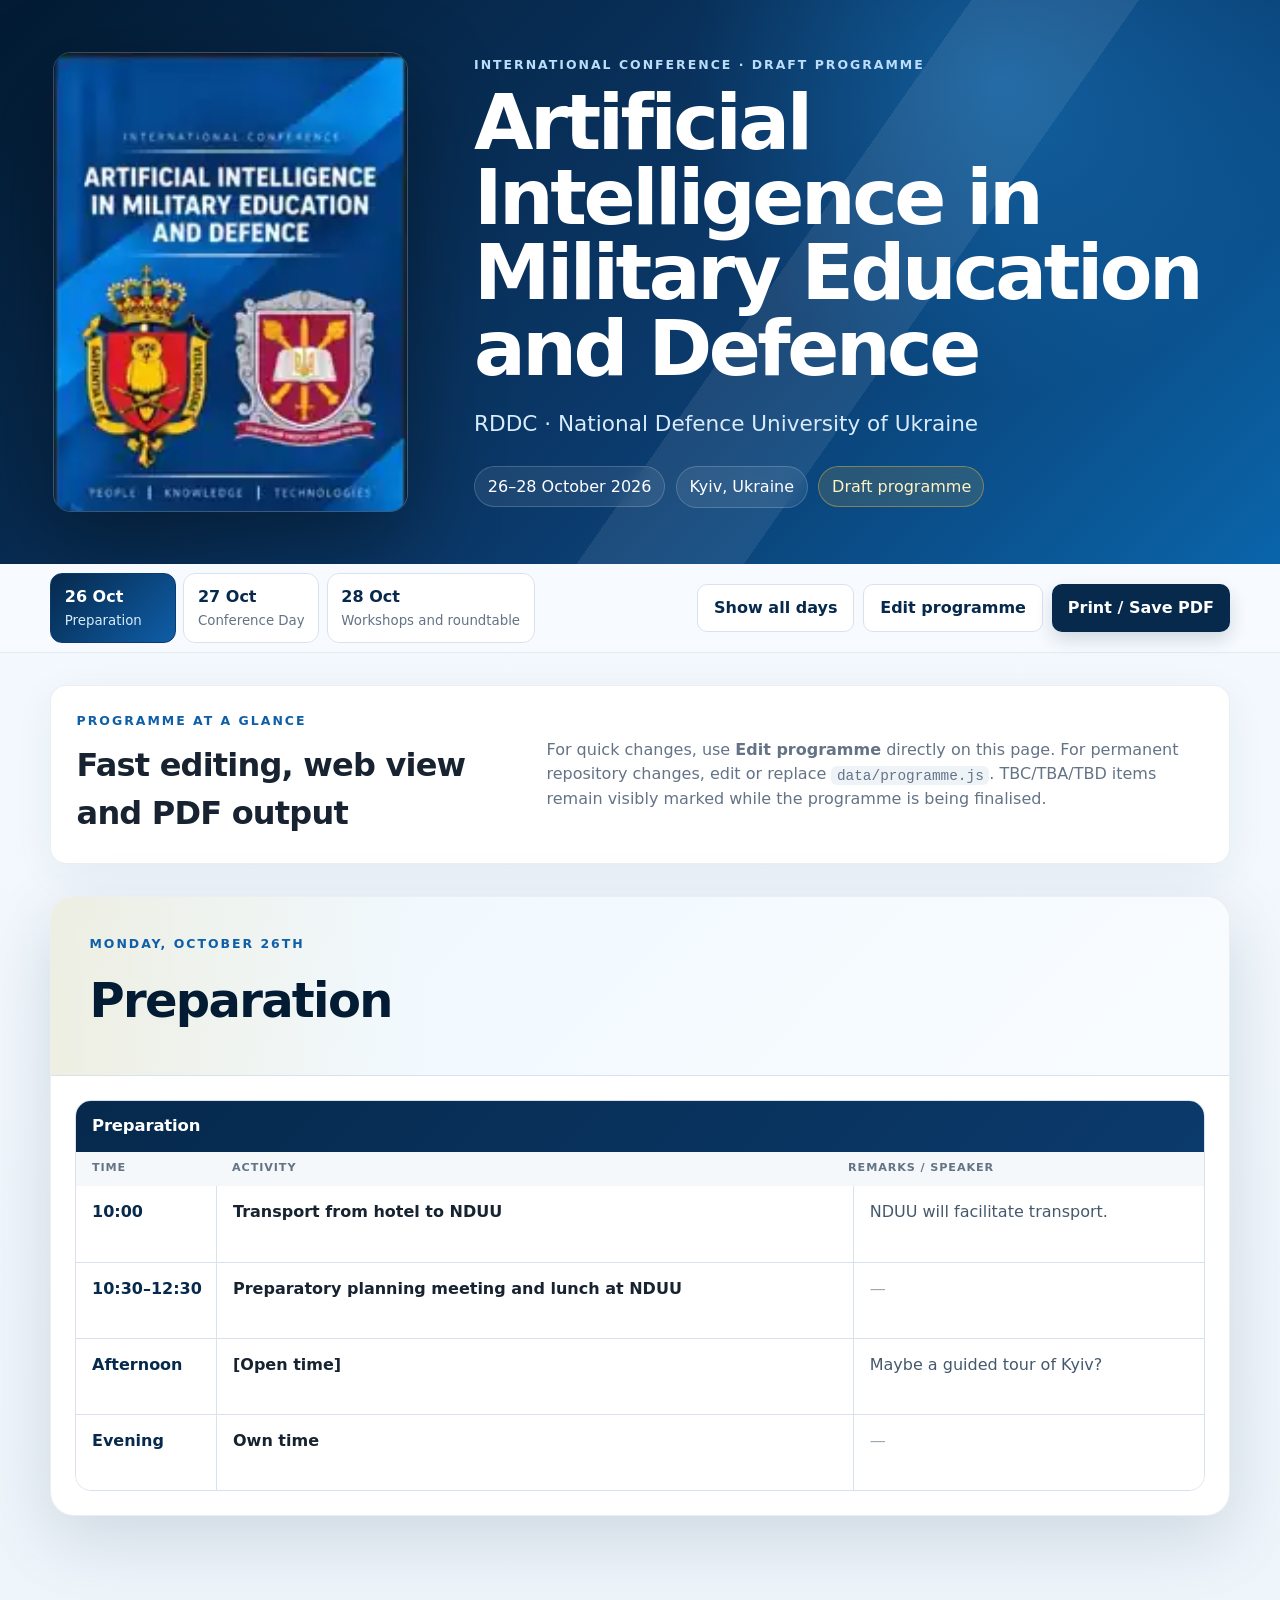
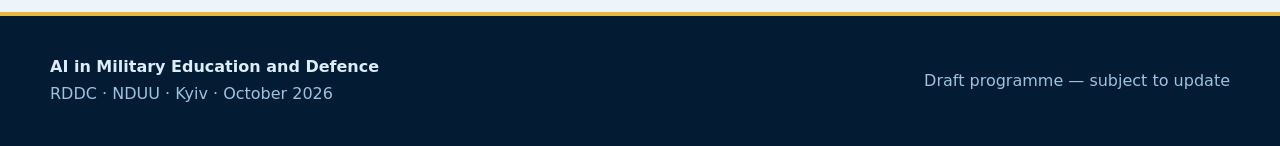
<file: index.html>
<!doctype html>
<html lang="en">
<head>
  <meta charset="utf-8">
  <meta name="viewport" content="width=device-width, initial-scale=1">
  <meta name="theme-color" content="#082f5b">
  <meta name="description" content="Draft programme for the RDDC–NDUU International Conference on Artificial Intelligence in Military Education and Defence, Kyiv, October 2026.">
  <title>AI in Military Education and Defence — Conference Programme</title>
  <link rel="stylesheet" href="styles.css">
</head>
<body>
  <a class="skip-link" href="#programme">Skip to programme</a>

  <header class="hero">
    <div class="hero__inner">
      <div class="hero__brand-wrap">
        <img class="hero__brand" src="assets/conference-brand.webp" alt="Conference identity: Artificial Intelligence in Military Education and Defence, RDDC and National Defence University of Ukraine" onerror="this.onerror=null;this.src='[data-uri]'">
      </div>
      <div class="hero__copy">
        <div class="eyebrow">International Conference · Draft Programme</div>
        <h1 id="conference-title"></h1>
        <p class="hero__lead" id="conference-organisers"></p>
        <div class="hero__meta" id="conference-meta"></div>
      </div>
    </div>
  </header>

  <div class="toolbar-shell no-print">
    <div class="toolbar" aria-label="Programme controls">
      <nav class="day-tabs" id="day-tabs" aria-label="Conference days"></nav>
      <div class="toolbar__actions">
        <button class="button button--secondary" id="show-all" type="button">Show all days</button>
        <button class="button button--secondary" id="edit-programme" type="button">Edit programme</button>
        <button class="button button--secondary editor-only" id="export-data" type="button" hidden>Download data</button>
        <button class="button button--secondary editor-only" id="reset-edits" type="button" hidden>Reset edits</button>
        <button class="button" id="print-programme" type="button">Print / Save PDF</button>
      </div>
    </div>
  </div>

  <main id="programme" class="page-shell" tabindex="-1">
    <div class="edit-banner no-print" id="edit-banner" hidden>
      <strong>Edit mode is on.</strong>
      Click any outlined text and type. Changes are saved automatically in this browser. Use <b>Download data</b> to export the updated <code>programme.js</code> for the repository.
    </div>

    <section class="intro-card no-print" aria-labelledby="about-title">
      <div>
        <p class="kicker">Programme at a glance</p>
        <h2 id="about-title">Fast editing, web view and PDF output</h2>
      </div>
      <p>For quick changes, use <strong>Edit programme</strong> directly on this page. For permanent repository changes, edit or replace <code>data/programme.js</code>. TBC/TBA/TBD items remain visibly marked while the programme is being finalised.</p>
    </section>

    <div id="programme-root" class="programme-root" aria-live="polite"></div>
  </main>

  <footer class="site-footer">
    <div class="page-shell site-footer__inner">
      <div>
        <strong>AI in Military Education and Defence</strong>
        <span>RDDC · NDUU · Kyiv · October 2026</span>
      </div>
      <span class="site-footer__status">Draft programme — subject to update</span>
    </div>
  </footer>

  <script src="data/programme.js"></script>
  <script src="app.js"></script>
</body>
</html>
</file>
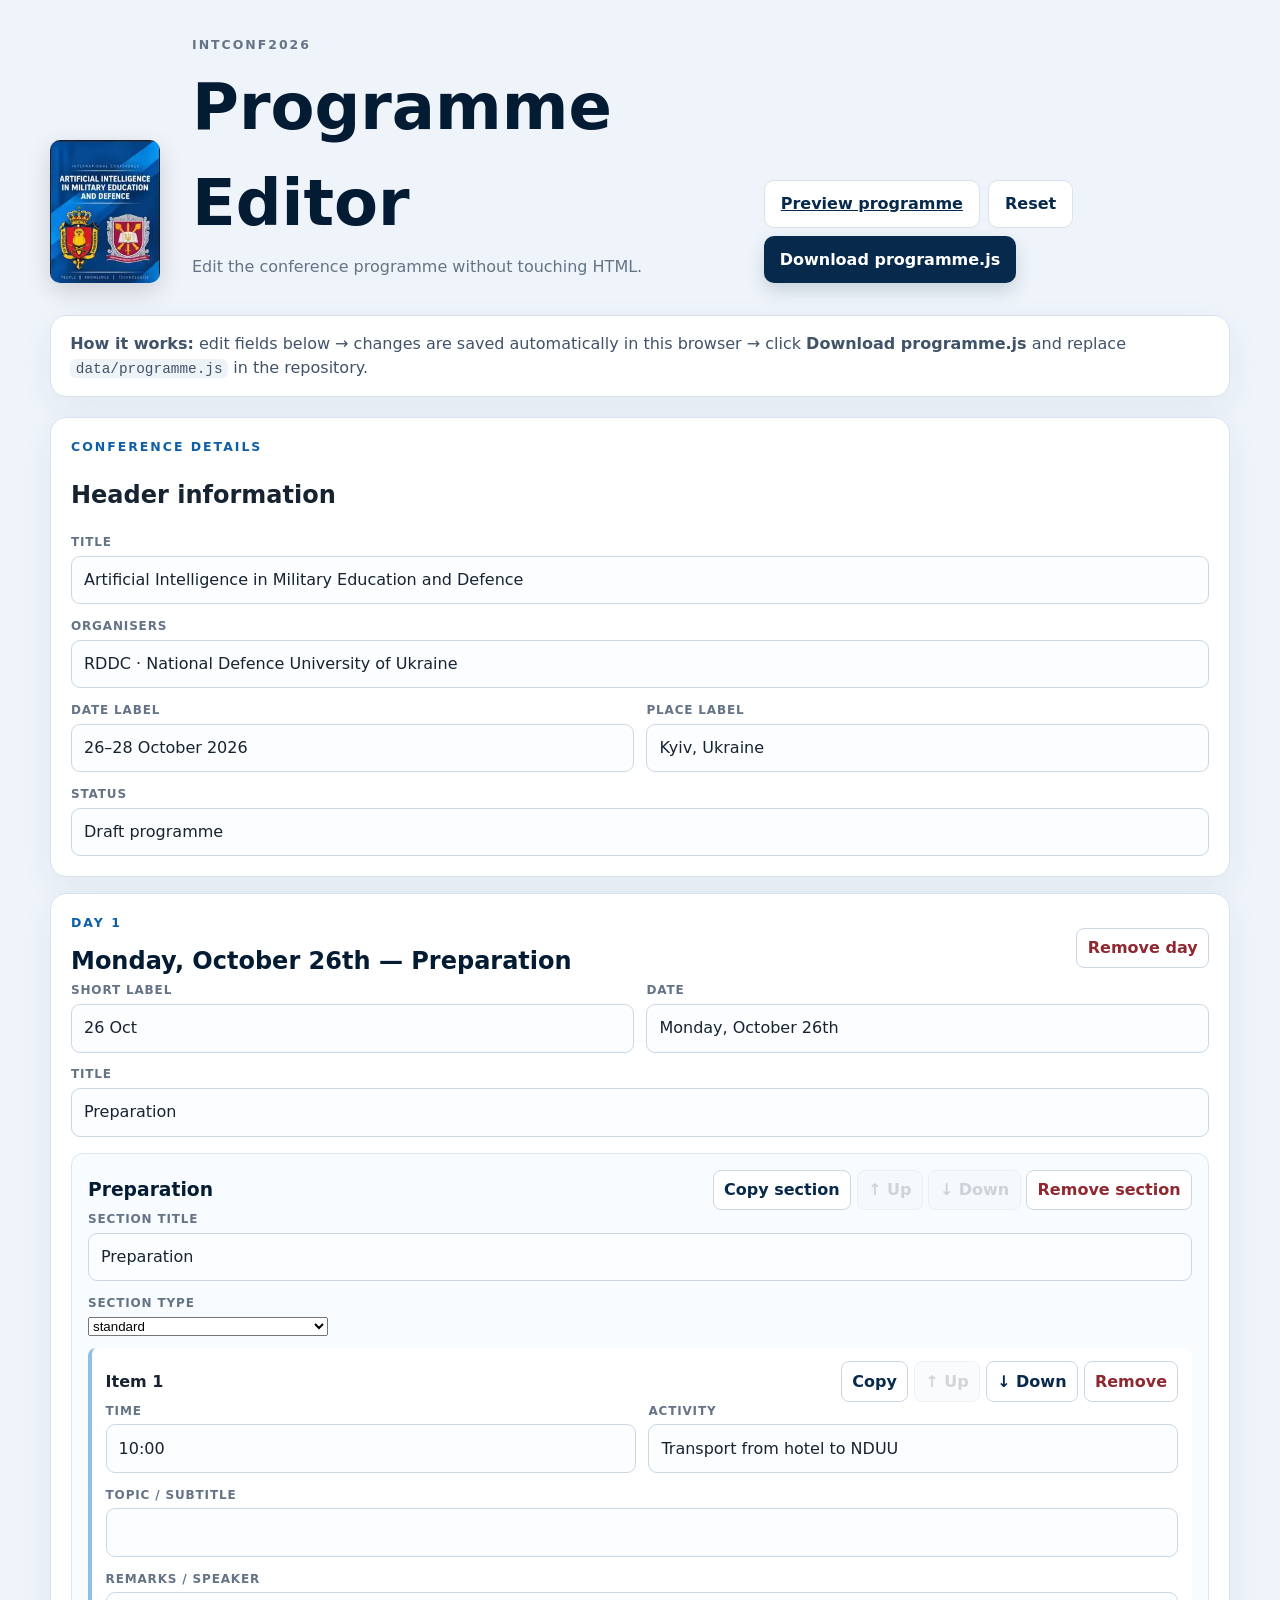
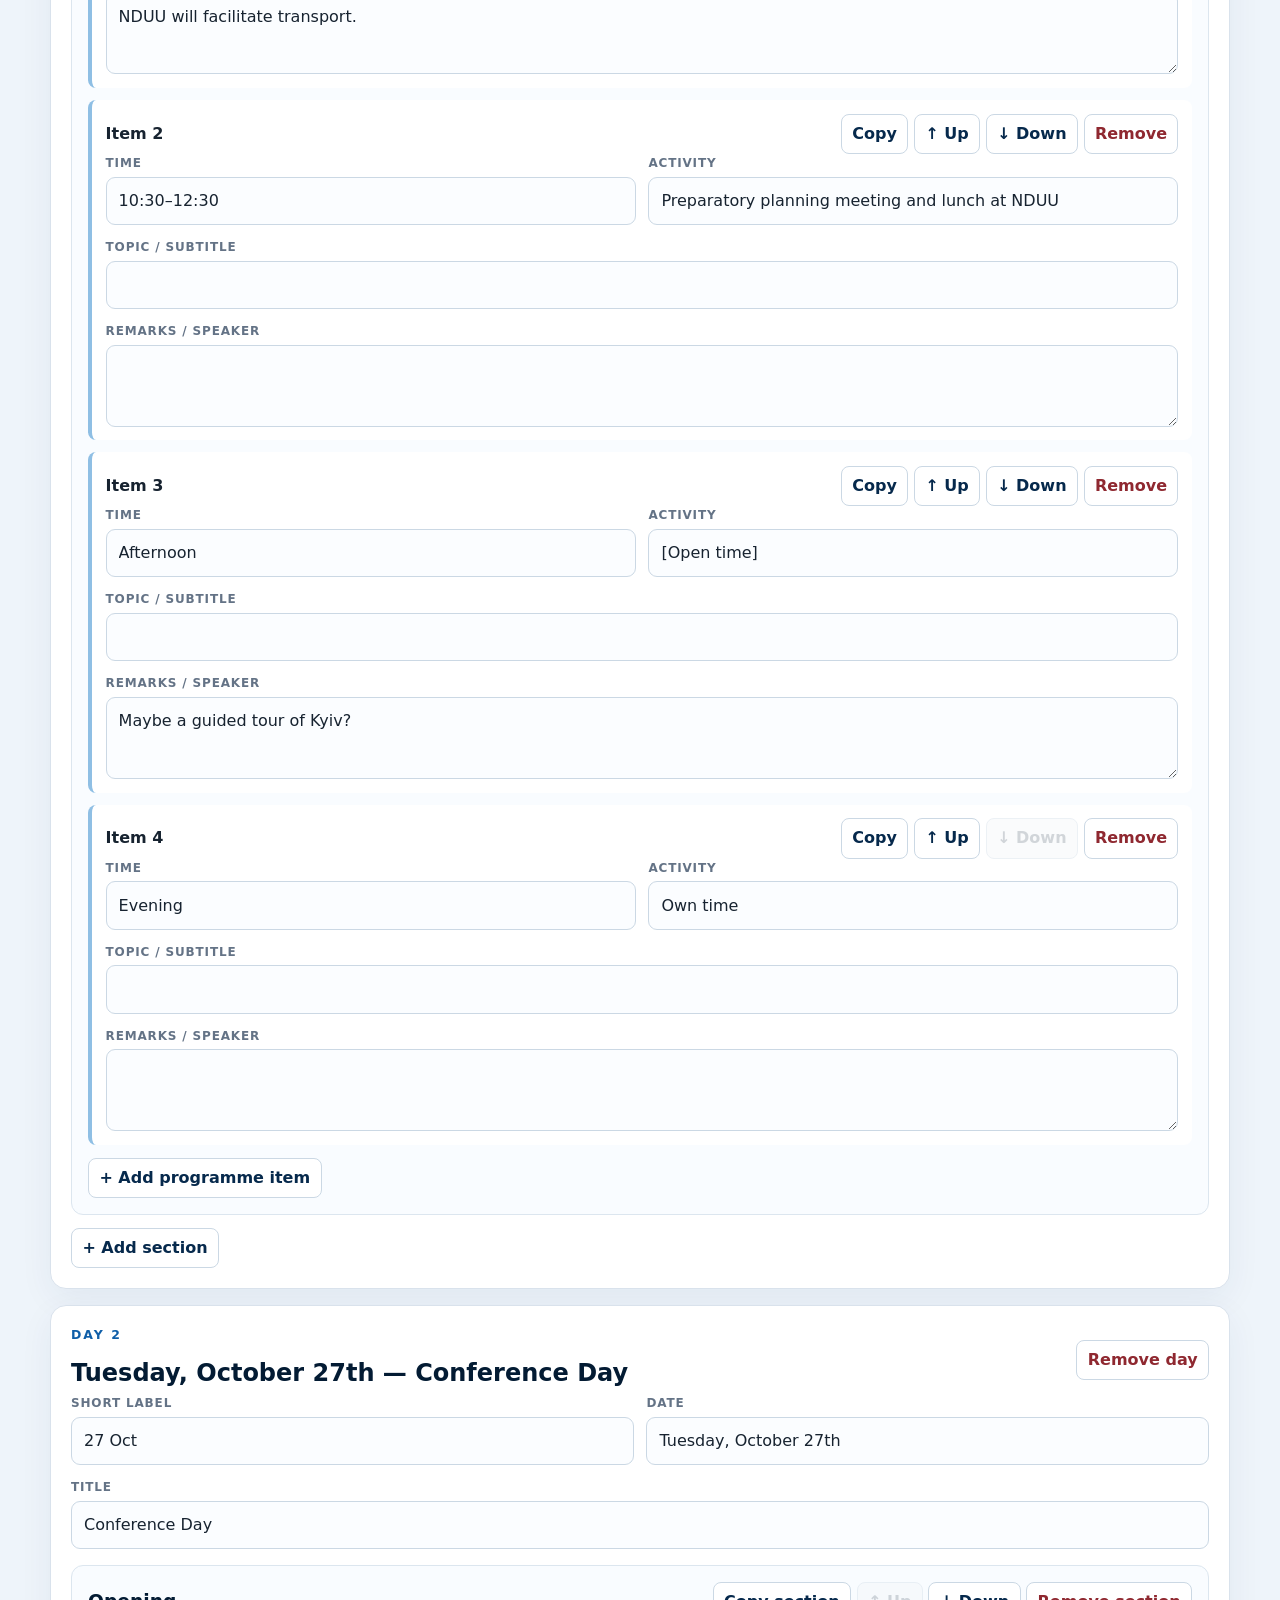
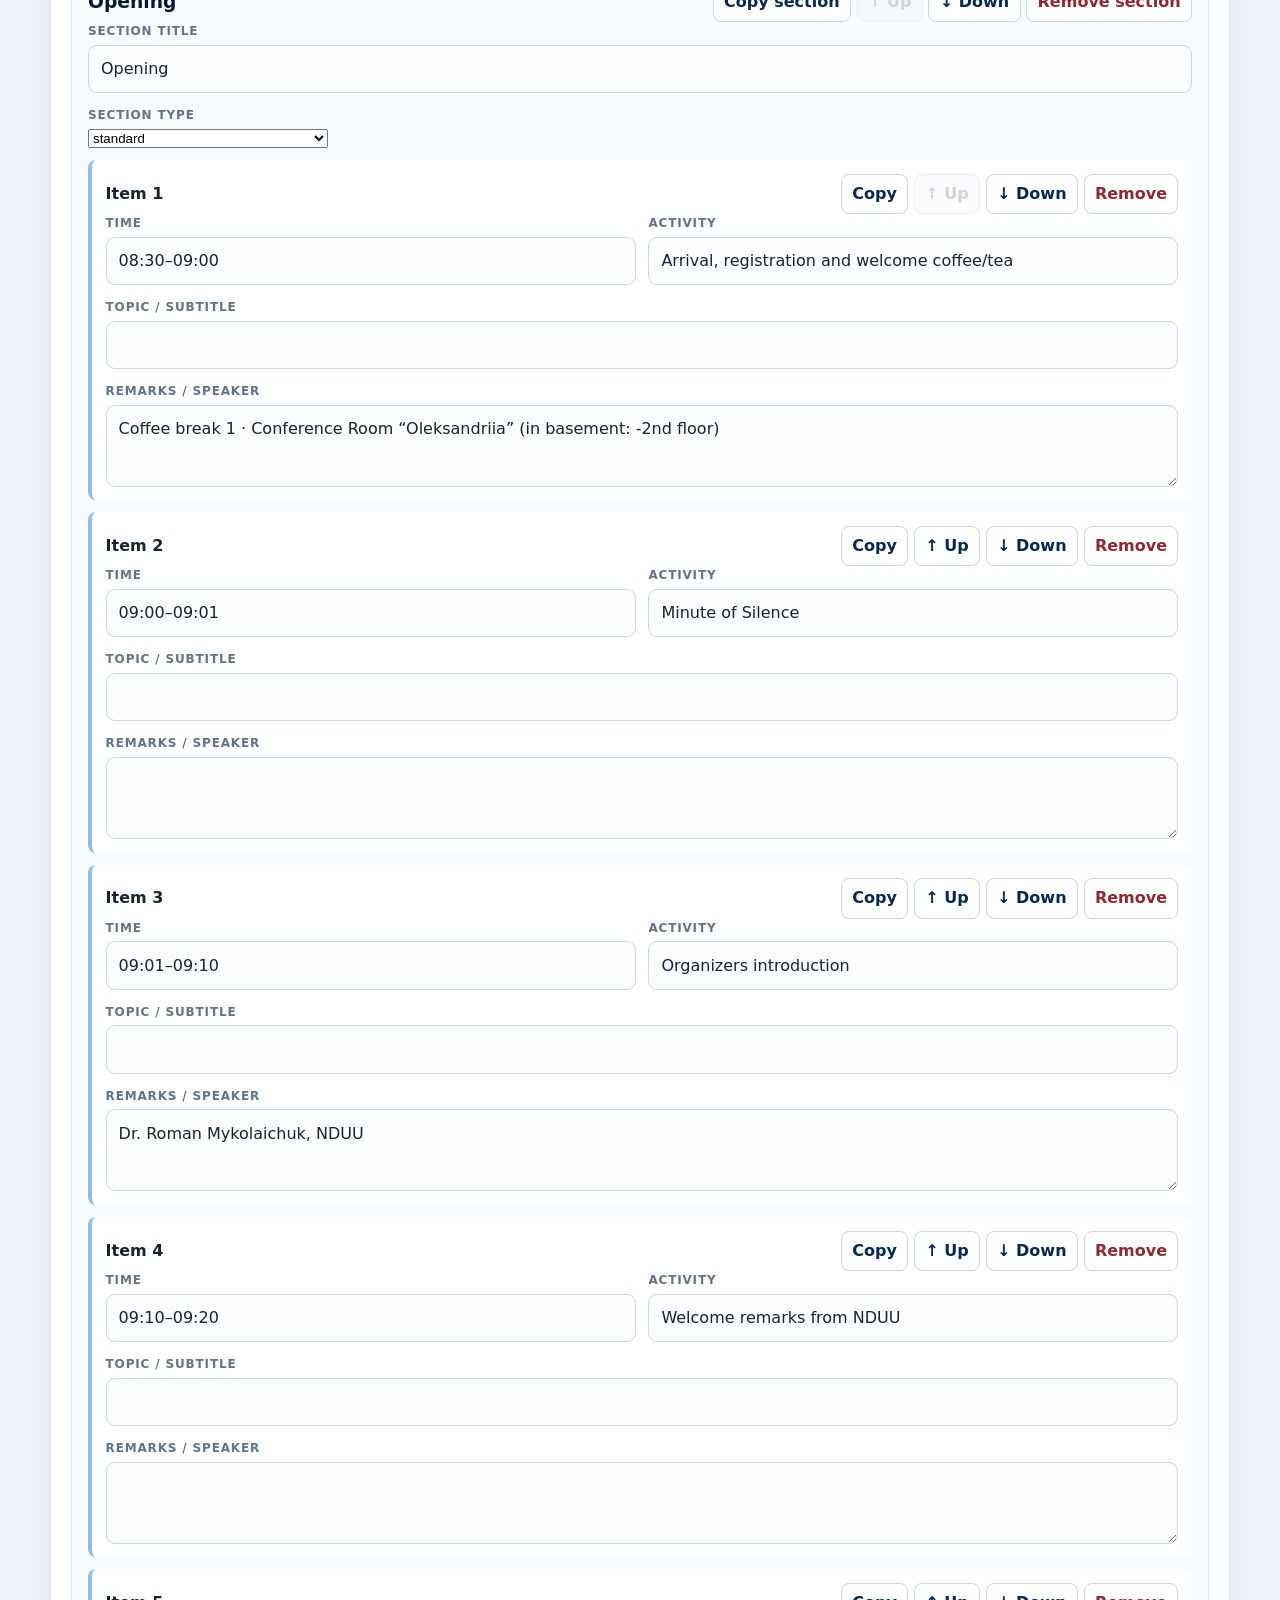
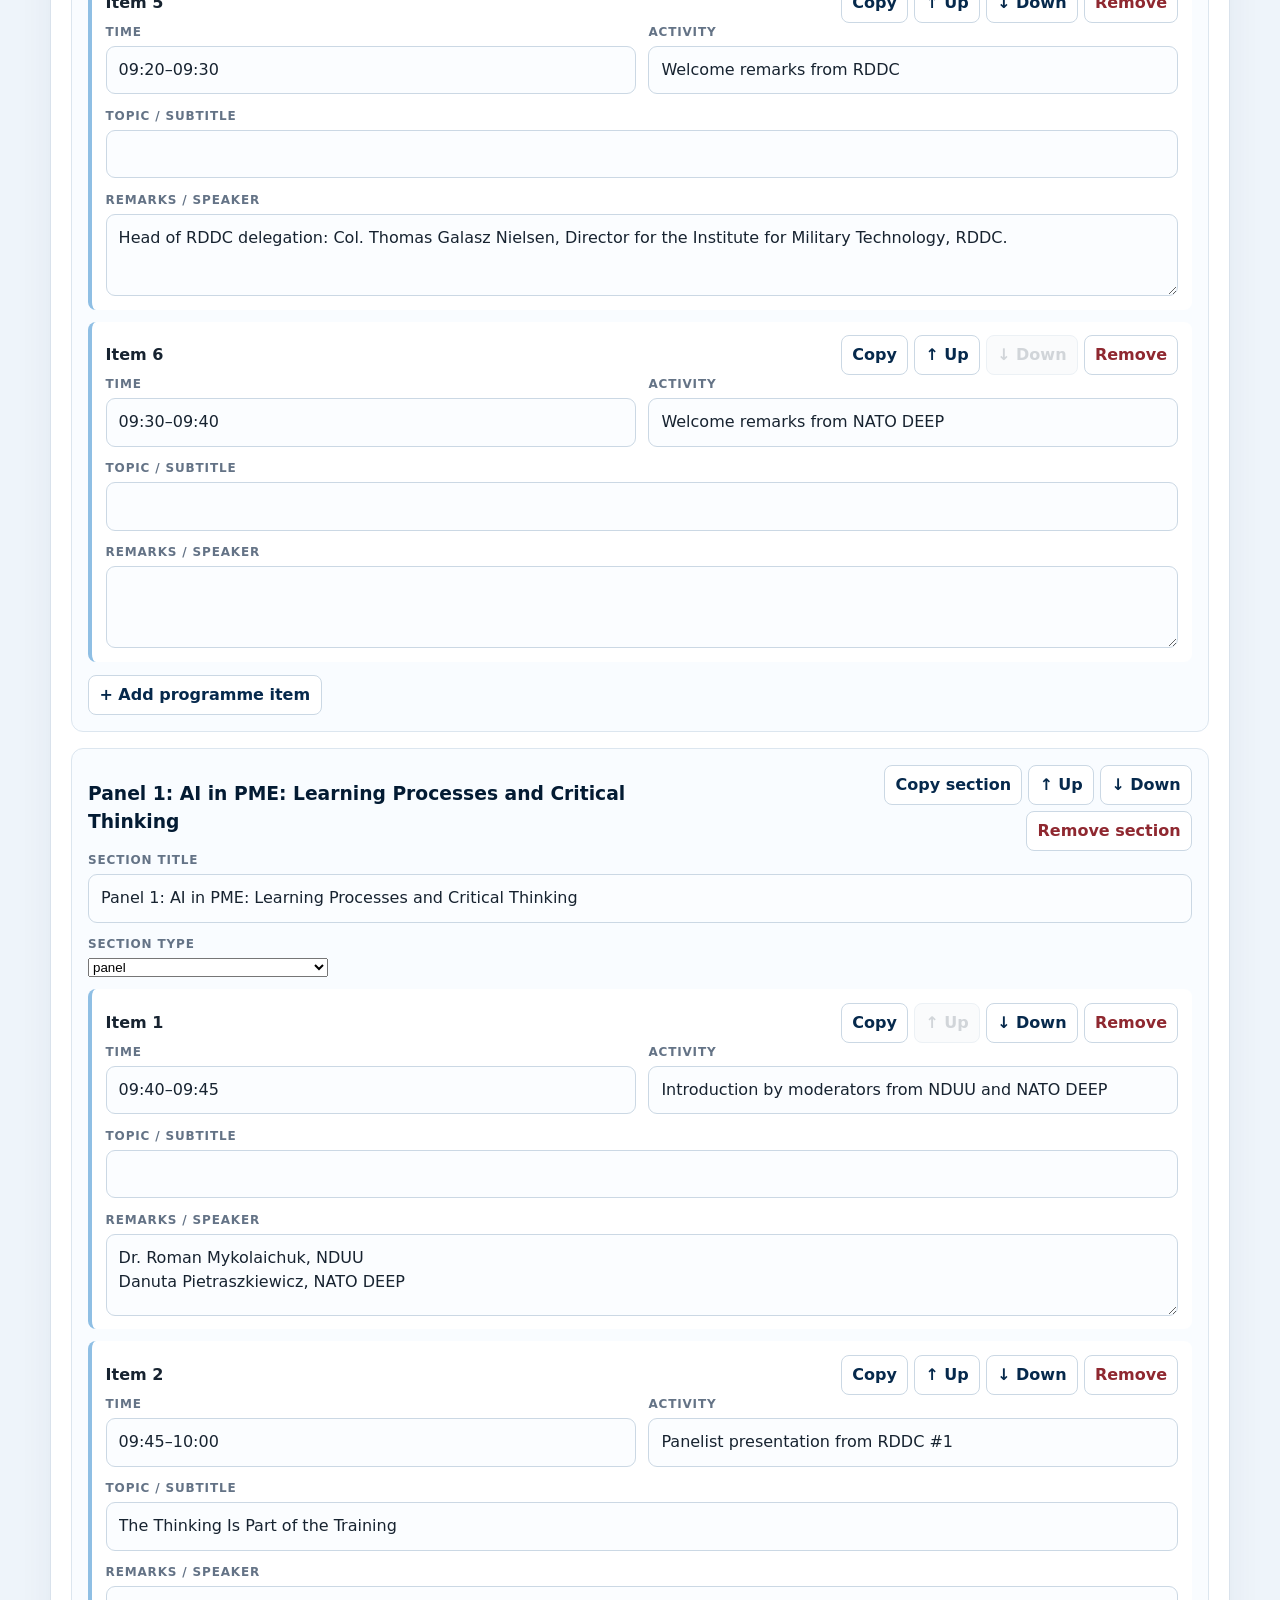
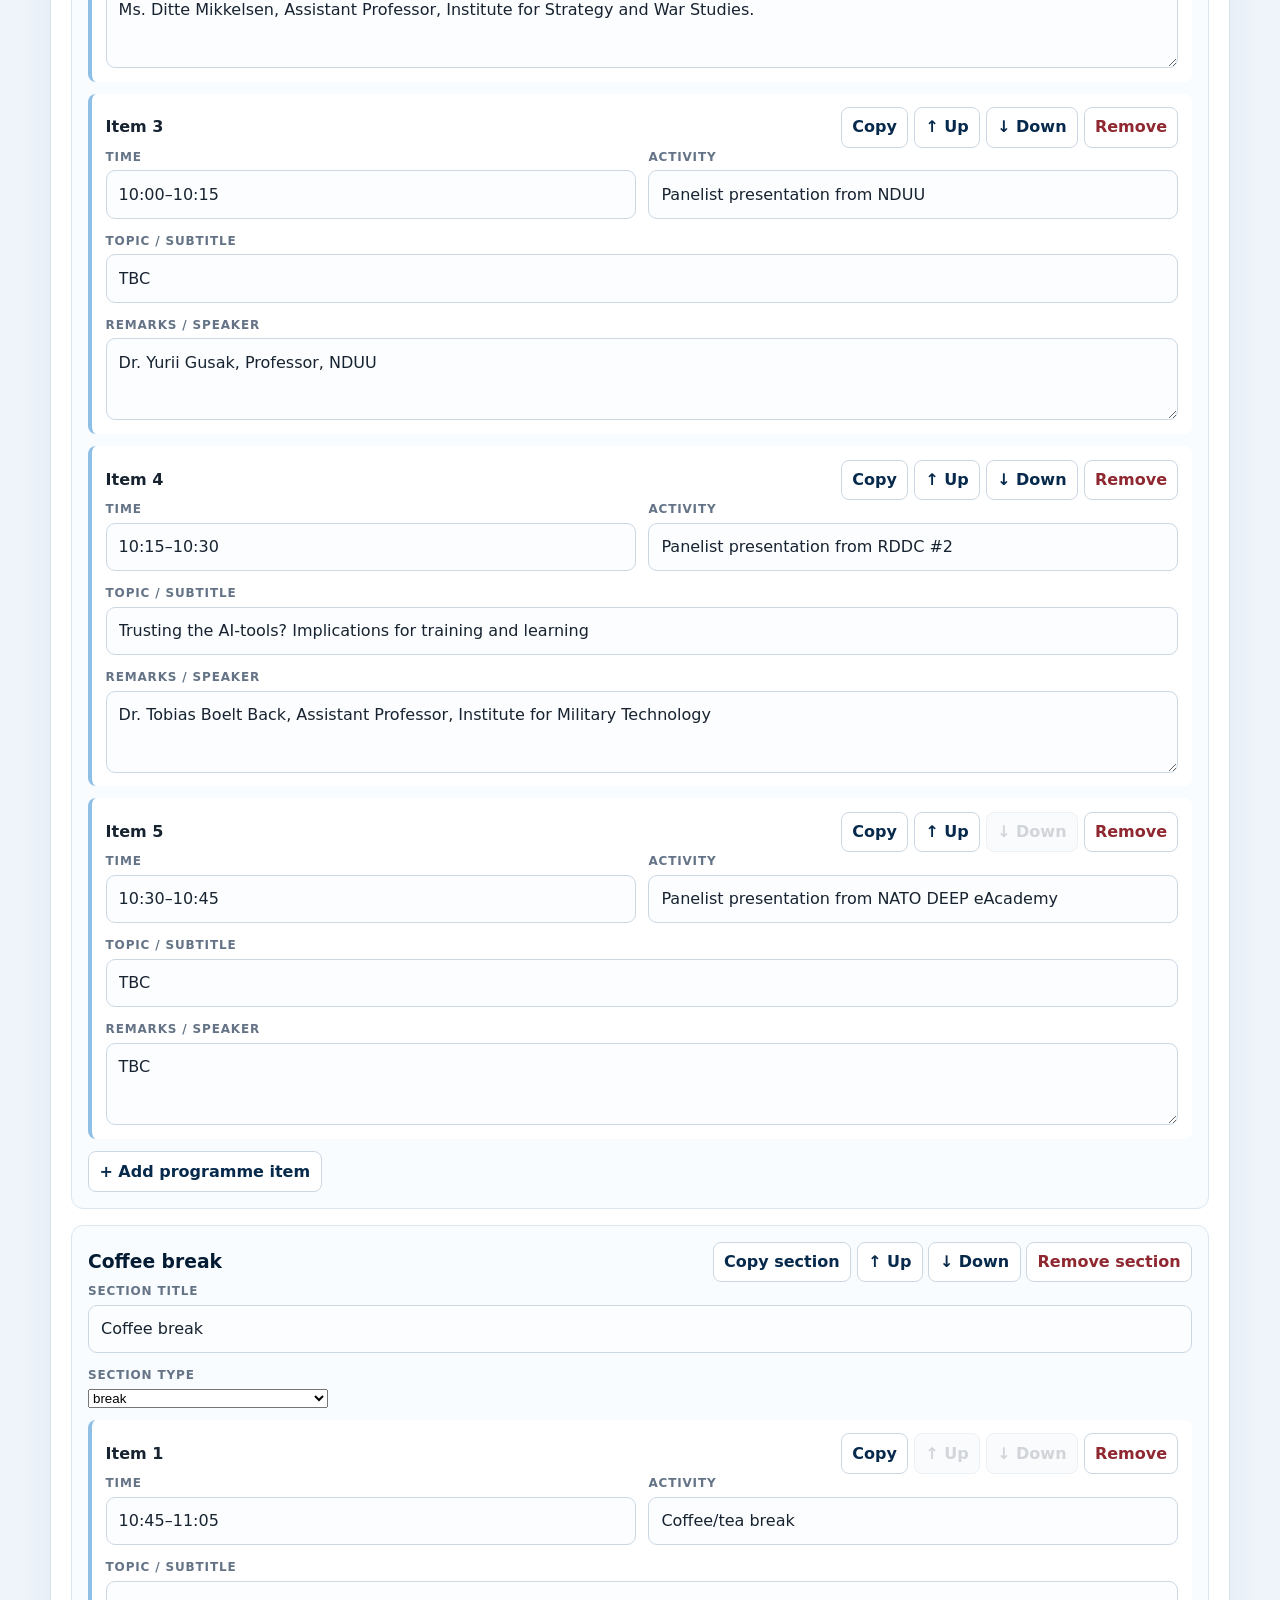
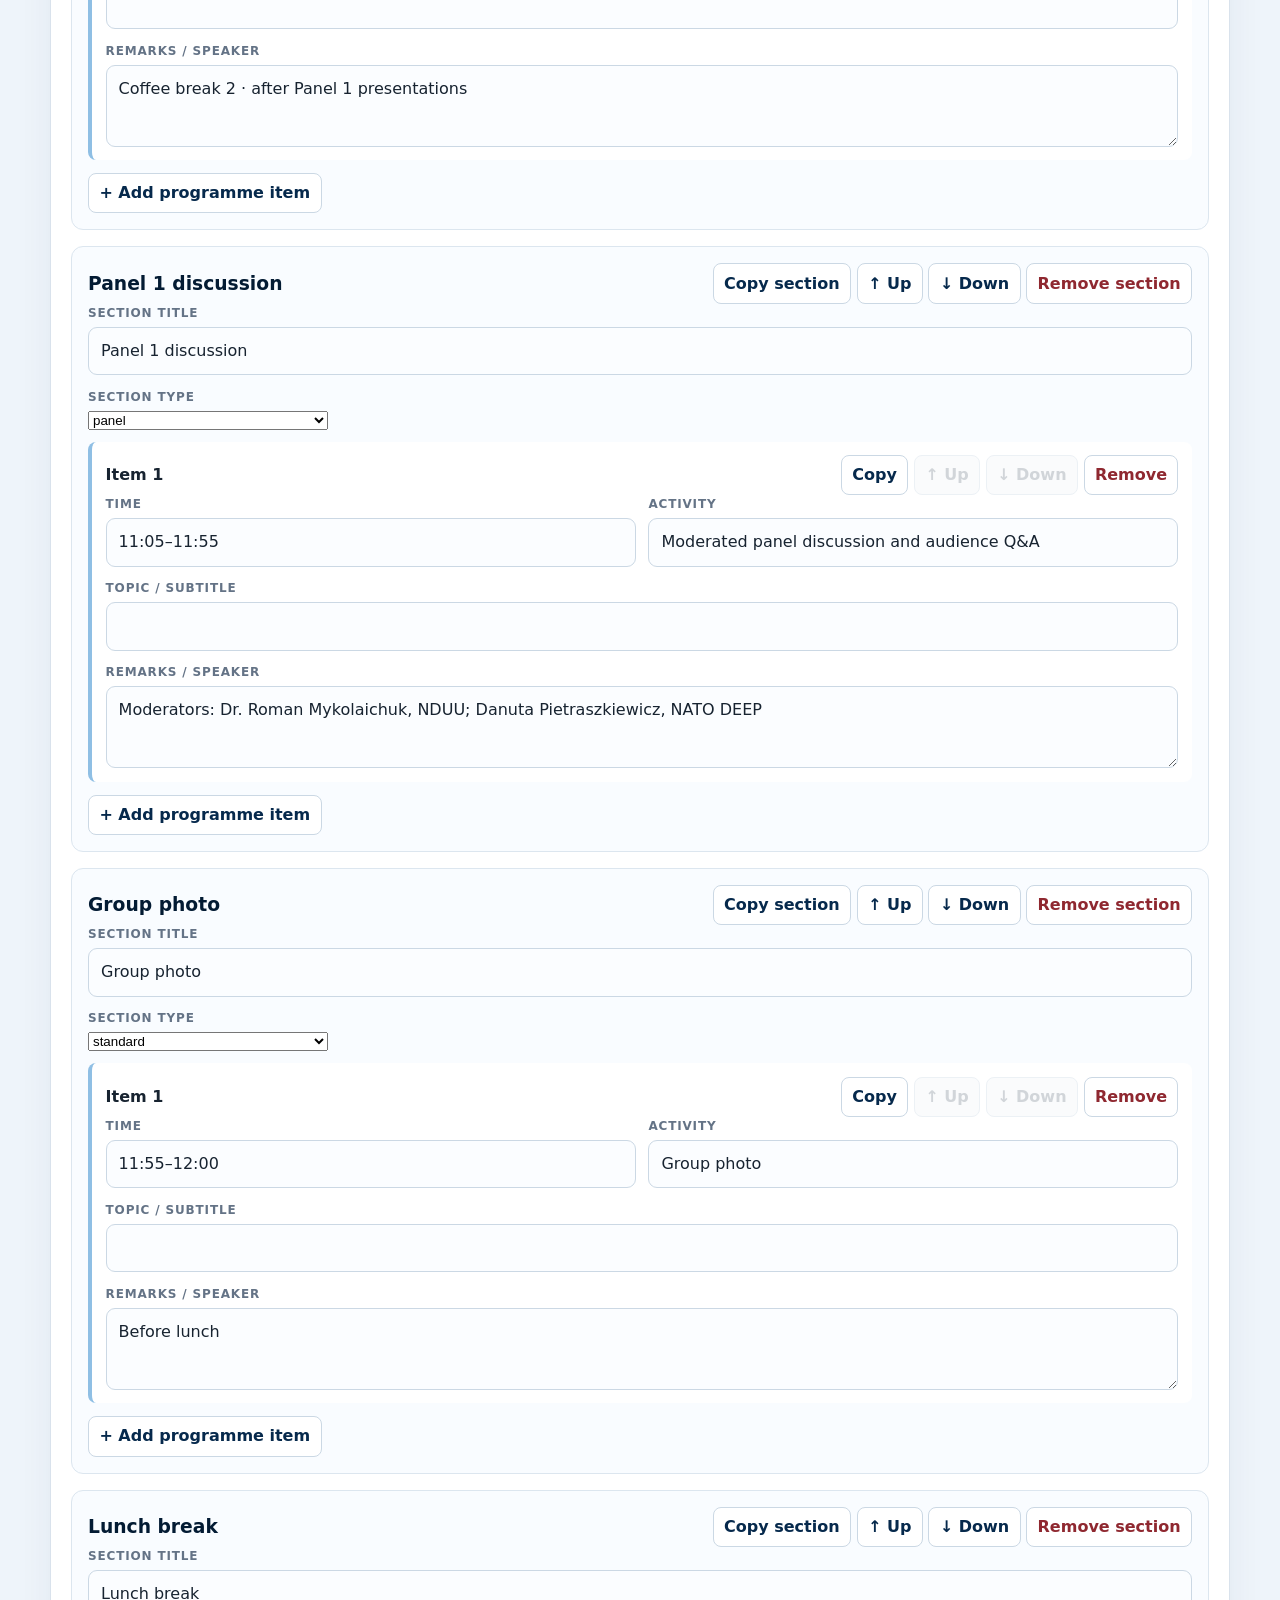
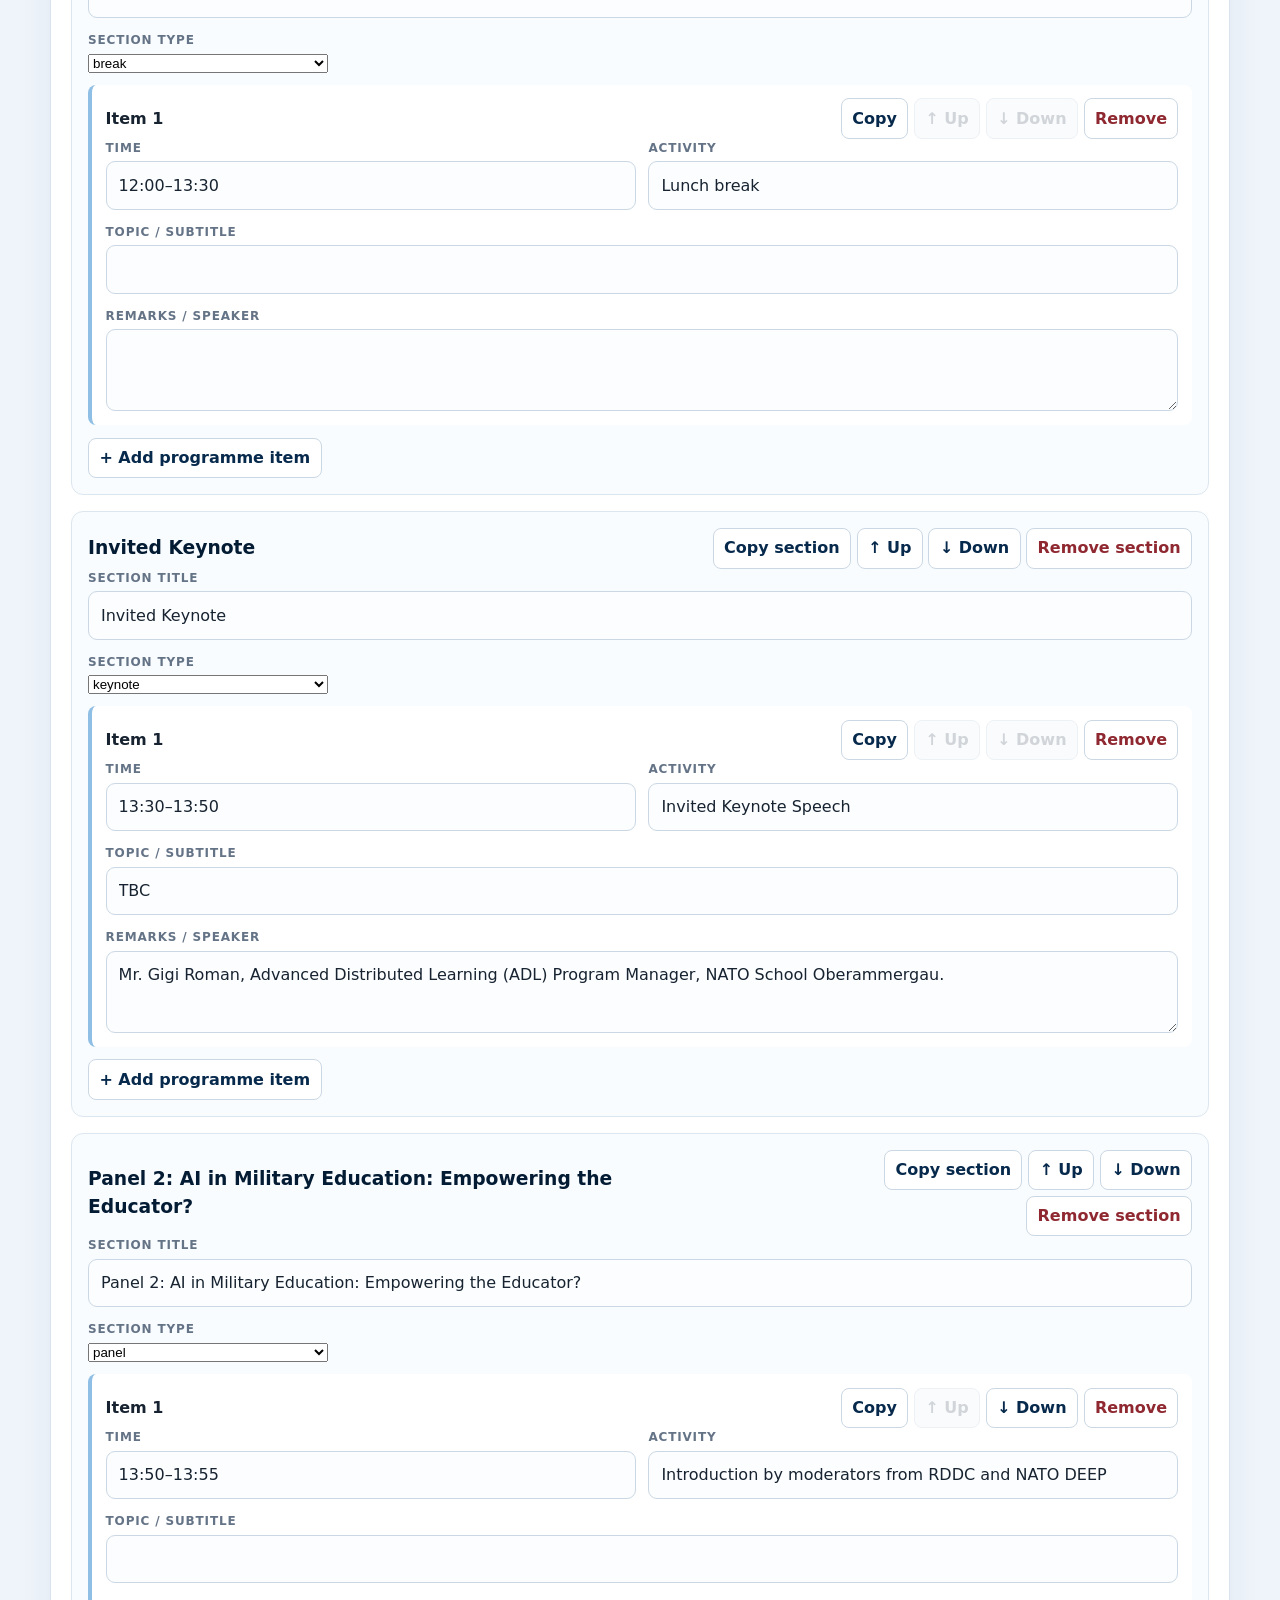
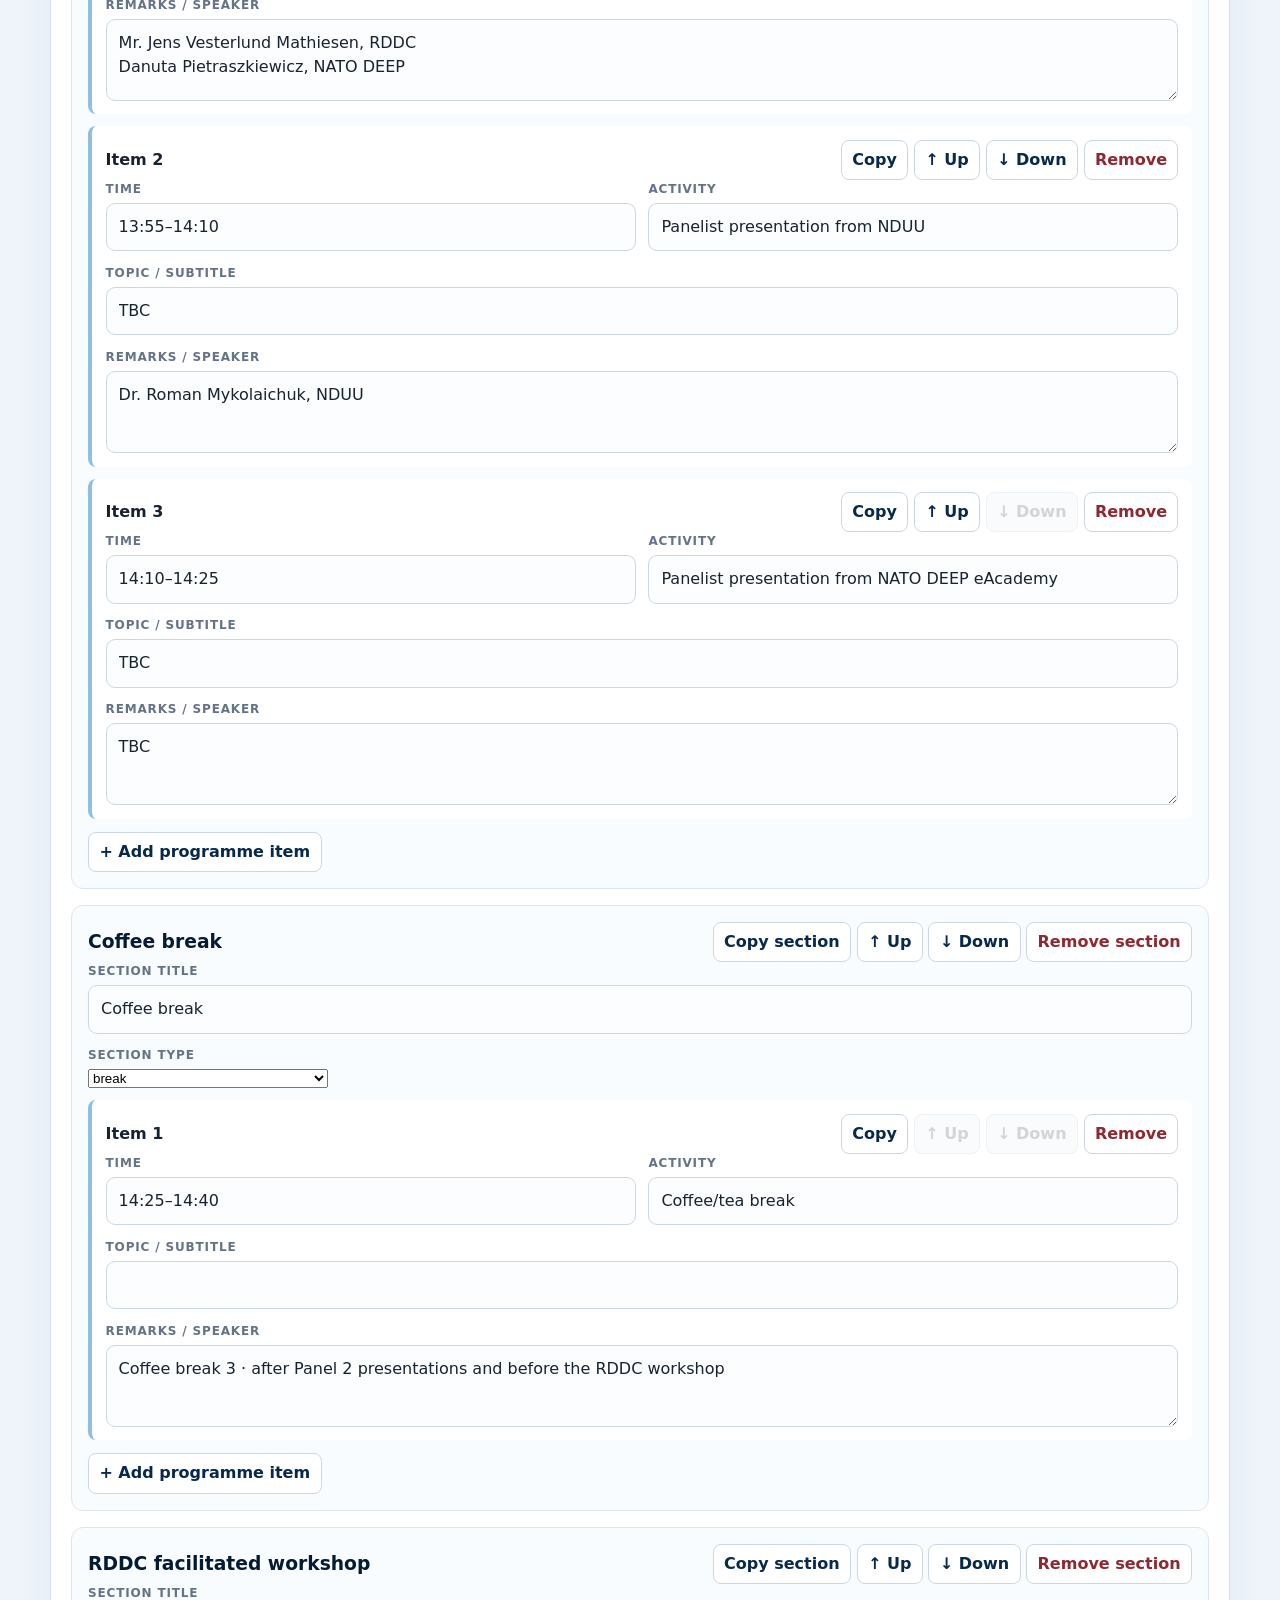
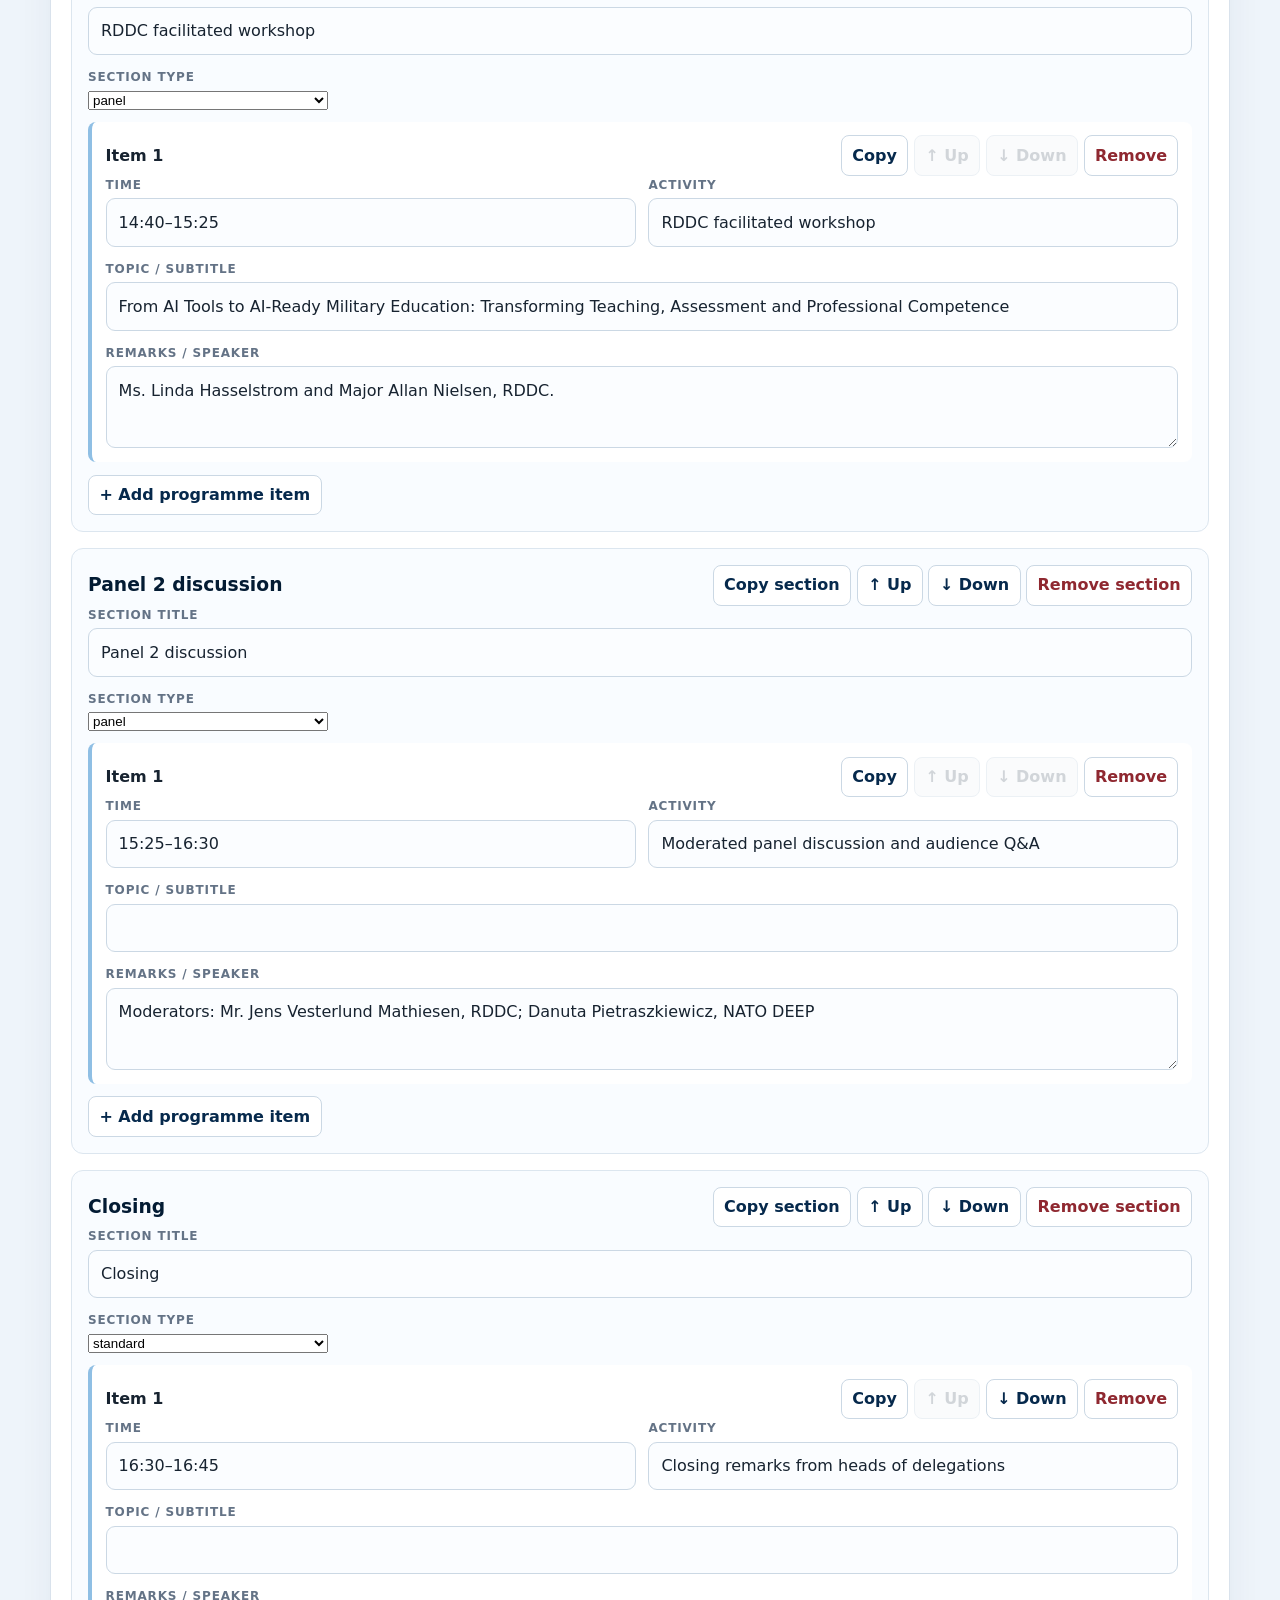
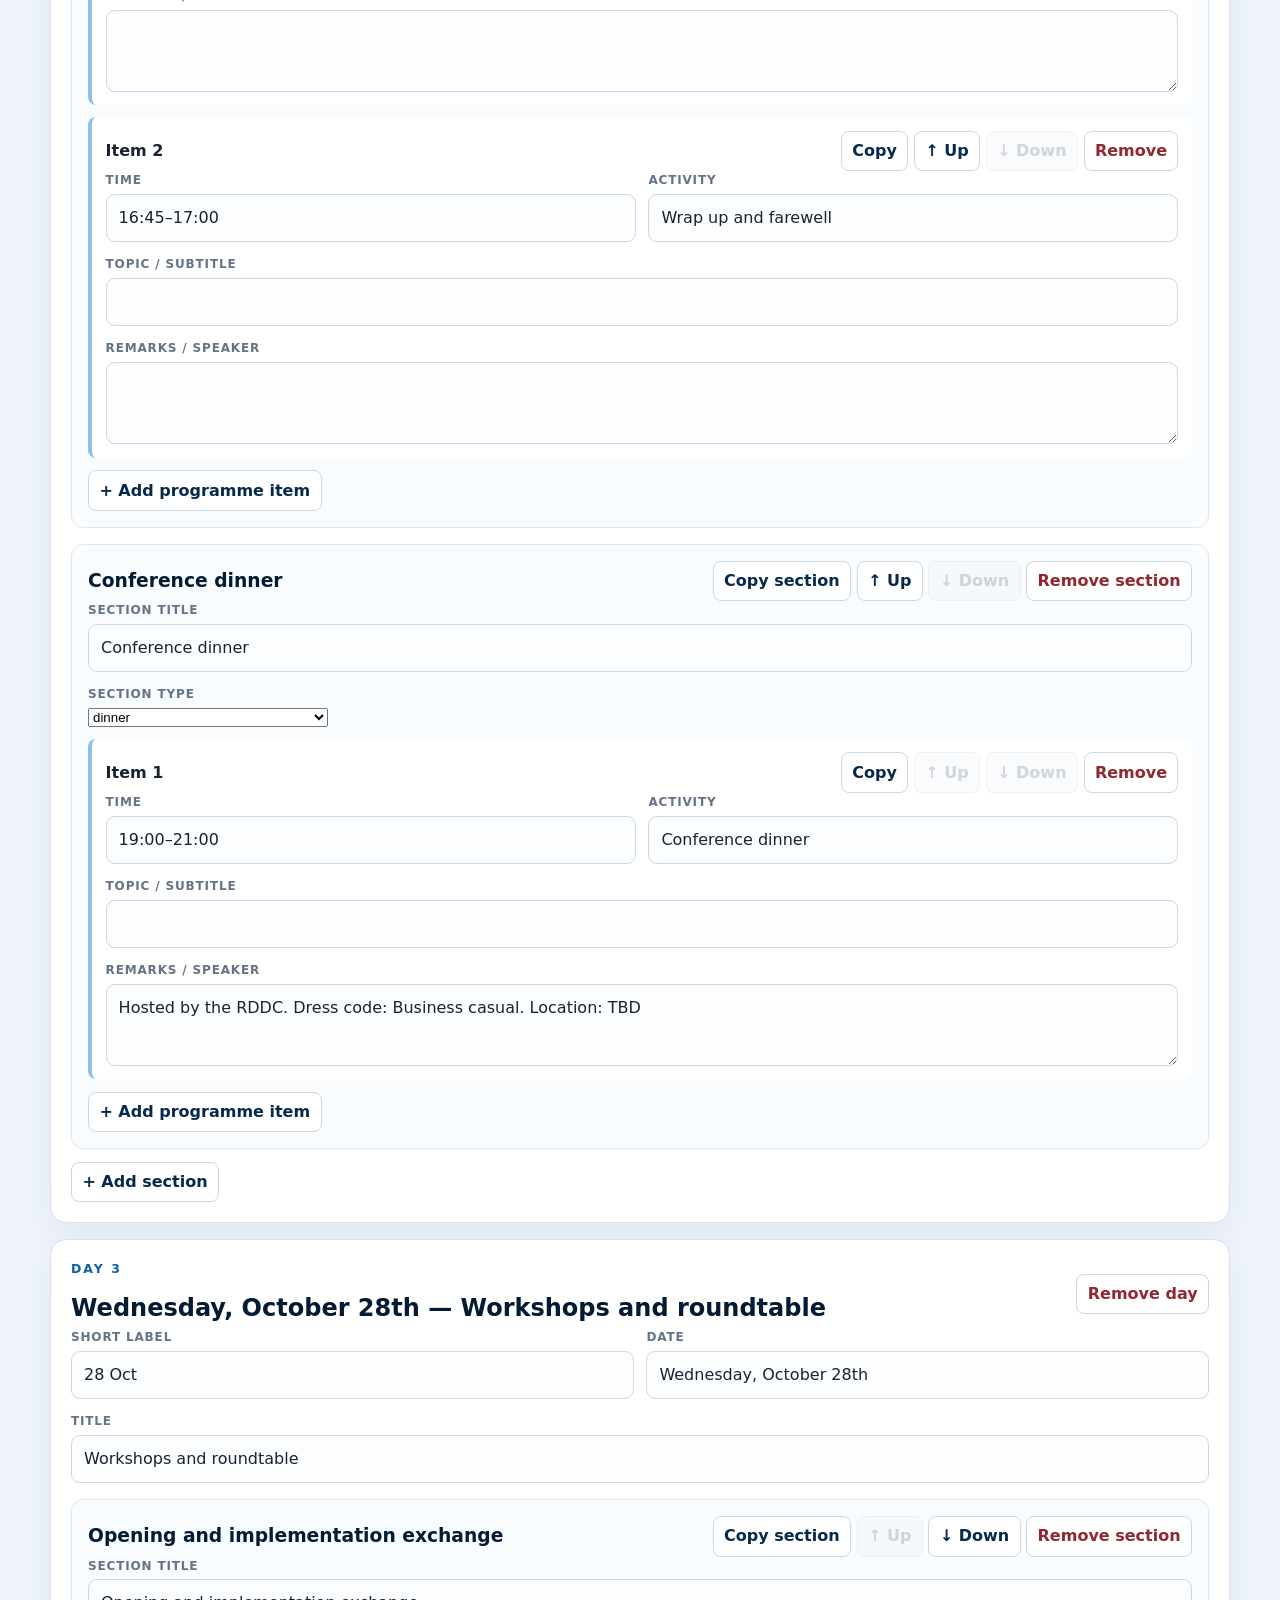
<file: editor.html>
<!doctype html>
<html lang="en">
<head>
  <meta charset="utf-8">
  <meta name="viewport" content="width=device-width,initial-scale=1">
  <title>Programme Editor — IntConf2026</title>
  <link rel="stylesheet" href="styles.css">
  <link rel="stylesheet" href="editor.css">
</head>
<body class="editor-body">
  <header class="editor-topbar">
    <img src="assets/conference-brand.webp" alt="Conference identity" style="width:110px;height:auto;border-radius:10px;box-shadow:0 8px 24px rgba(0,0,0,.15)" onerror="this.onerror=null;this.src='[data-uri]'">
    <div>
      <p class="kicker">IntConf2026</p>
      <h1>Programme Editor</h1>
      <p>Edit the conference programme without touching HTML.</p>
    </div>
    <div class="editor-actions">
      <a class="button button--secondary" href="index.html">Preview programme</a>
      <button class="button button--secondary" id="reset-data" type="button">Reset</button>
      <button class="button" id="download-js" type="button">Download programme.js</button>
    </div>
  </header>

  <main class="editor-shell">
    <section class="editor-note">
      <strong>How it works:</strong>
      edit fields below → changes are saved automatically in this browser → click
      <strong>Download programme.js</strong> and replace <code>data/programme.js</code> in the repository.
    </section>

    <section id="conference-editor" class="editor-card"></section>
    <section id="days-editor"></section>
  </main>

  <script src="data/programme.js"></script>
  <script src="editor.js"></script>
</body>
</html>
</file>
<file: styles.css>
:root {
  --navy-950: #031b33;
  --navy-900: #06294c;
  --navy-800: #0b3a6c;
  --blue-700: #0f5ea8;
  --blue-500: #1c8cda;
  --blue-100: #e8f4fc;
  --gold-500: #e8b83f;
  --gold-100: #fff5d7;
  --ink: #172330;
  --muted: #647386;
  --line: #d9e2ec;
  --surface: #ffffff;
  --surface-soft: #f4f8fb;
  --green-soft: #eef7e8;
  --shadow: 0 22px 70px rgba(4, 35, 68, .14);
  --radius-lg: 24px;
  --radius-md: 16px;
  --radius-sm: 10px;
}

* { box-sizing: border-box; }
html { scroll-behavior: smooth; }
body {
  margin: 0;
  color: var(--ink);
  background: linear-gradient(180deg, #f6fbff 0, #edf4fa 100%);
  font-family: Inter, ui-sans-serif, system-ui, -apple-system, BlinkMacSystemFont, "Segoe UI", sans-serif;
  line-height: 1.5;
}
button, input, textarea { font: inherit; }
button { cursor: pointer; }
code {
  font-family: ui-monospace, SFMono-Regular, Menlo, Consolas, monospace;
  font-size: .9em;
  background: #eef3f8;
  padding: .1rem .35rem;
  border-radius: 6px;
}

.skip-link {
  position: fixed;
  left: 1rem;
  top: .5rem;
  z-index: 100;
  transform: translateY(-150%);
  background: white;
  color: var(--navy-900);
  padding: .6rem .8rem;
  border-radius: 8px;
}
.skip-link:focus { transform: none; }

.hero {
  position: relative;
  overflow: hidden;
  color: white;
  background:
    radial-gradient(circle at 78% 15%, rgba(28, 140, 218, .45), transparent 28%),
    linear-gradient(135deg, var(--navy-950) 0%, var(--navy-800) 58%, #0a65aa 100%);
}
.hero::after {
  content: "";
  position: absolute;
  inset: 0;
  pointer-events: none;
  background: linear-gradient(125deg, transparent 0 58%, rgba(255,255,255,.08) 58% 68%, transparent 68% 100%);
}
.hero__inner {
  position: relative;
  z-index: 1;
  width: min(1180px, calc(100% - 2rem));
  margin: 0 auto;
  display: grid;
  grid-template-columns: minmax(220px, 360px) minmax(0, 1fr);
  gap: clamp(2rem, 5vw, 5rem);
  align-items: center;
  min-height: 540px;
  padding: 3.25rem 0;
}
.hero__brand-wrap {
  display: flex;
  justify-content: center;
}
.hero__brand {
  width: min(100%, 355px);
  aspect-ratio: 421 / 545;
  object-fit: cover;
  border-radius: 18px;
  box-shadow: 0 32px 90px rgba(0, 0, 0, .38);
  border: 1px solid rgba(255,255,255,.2);
}
.eyebrow,
.kicker {
  margin: 0 0 .65rem;
  text-transform: uppercase;
  letter-spacing: .16em;
  font-weight: 800;
  font-size: .78rem;
}
.eyebrow { color: #b9ddfa; }
.kicker { color: var(--blue-700); }
.hero h1 {
  max-width: 14ch;
  margin: 0;
  font-size: clamp(2.45rem, 6vw, 5.7rem);
  line-height: .98;
  letter-spacing: -.045em;
  text-wrap: balance;
}
.hero__lead {
  margin: 1.4rem 0 0;
  font-size: clamp(1.05rem, 2vw, 1.35rem);
  color: #d8ebfb;
}
.hero__meta {
  display: flex;
  flex-wrap: wrap;
  gap: .65rem;
  margin-top: 1.6rem;
}
.hero__meta > span {
  display: inline-flex;
  align-items: center;
  min-height: 2.25rem;
  padding: .48rem .8rem;
  border-radius: 999px;
  border: 1px solid rgba(255,255,255,.18);
  background: rgba(255,255,255,.08);
  backdrop-filter: blur(8px);
}
.status-pill {
  color: #fff3c4;
  border-color: rgba(232,184,63,.45) !important;
  background: rgba(232,184,63,.14) !important;
}

.toolbar-shell {
  position: sticky;
  top: 0;
  z-index: 20;
  background: rgba(247, 251, 255, .88);
  backdrop-filter: blur(16px);
  border-bottom: 1px solid rgba(9, 53, 94, .08);
}
.toolbar {
  width: min(1180px, calc(100% - 2rem));
  min-height: 84px;
  margin: 0 auto;
  display: flex;
  gap: 1rem;
  align-items: center;
  justify-content: space-between;
}
.day-tabs {
  display: flex;
  gap: .45rem;
  overflow-x: auto;
  scrollbar-width: thin;
  padding: .6rem 0;
}
.day-tab {
  min-width: 126px;
  padding: .68rem .86rem;
  text-align: left;
  border: 1px solid var(--line);
  border-radius: 12px;
  color: var(--navy-900);
  background: white;
  transition: transform .15s ease, box-shadow .15s ease, border-color .15s ease;
}
.day-tab:hover { transform: translateY(-1px); box-shadow: 0 6px 20px rgba(9,53,94,.09); }
.day-tab span { display: block; font-weight: 800; }
.day-tab small { display: block; margin-top: .12rem; color: var(--muted); white-space: nowrap; }
.day-tab.is-active {
  color: white;
  border-color: var(--navy-800);
  background: linear-gradient(135deg, var(--navy-900), var(--blue-700));
}
.day-tab.is-active small { color: #d8ebfb; }
.toolbar__actions { display: flex; gap: .55rem; flex: 0 0 auto; }
.button {
  min-height: 44px;
  padding: .7rem 1rem;
  border: 0;
  border-radius: 10px;
  background: var(--navy-900);
  color: white;
  font-weight: 800;
  box-shadow: 0 8px 18px rgba(3, 38, 70, .16);
}
.button:hover { background: var(--blue-700); }
.button--secondary {
  color: var(--navy-900);
  background: white;
  border: 1px solid var(--line);
  box-shadow: none;
}

.page-shell {
  width: min(1180px, calc(100% - 2rem));
  margin: 0 auto;
}
.intro-card {
  margin: 2rem 0;
  display: grid;
  grid-template-columns: minmax(240px, .8fr) minmax(0, 1.2fr);
  gap: 2rem;
  padding: 1.6rem;
  background: white;
  border: 1px solid rgba(9,53,94,.08);
  border-radius: var(--radius-md);
  box-shadow: 0 10px 40px rgba(9,53,94,.06);
}
.intro-card h2 { margin: 0; font-size: clamp(1.35rem, 3vw, 2rem); letter-spacing: -.025em; }
.intro-card p:last-child { margin: 0; align-self: center; color: var(--muted); }

.programme-root { padding: 0 0 3rem; }
.day-panel {
  scroll-margin-top: 110px;
  margin: 2rem 0 3rem;
  background: white;
  border: 1px solid rgba(9,53,94,.08);
  border-radius: var(--radius-lg);
  box-shadow: var(--shadow);
  overflow: hidden;
}
.day-header {
  display: flex;
  gap: 2rem;
  align-items: flex-start;
  justify-content: space-between;
  padding: clamp(1.5rem, 3vw, 2.4rem);
  background:
    linear-gradient(90deg, rgba(232,184,63,.15), transparent 32%),
    linear-gradient(135deg, #eef8ff, #f9fcff);
  border-bottom: 1px solid var(--line);
}
.day-header h2 {
  margin: 0;
  color: var(--navy-950);
  font-size: clamp(1.8rem, 4vw, 3rem);
  letter-spacing: -.035em;
}
.day-meta {
  margin: 0;
  width: min(100%, 520px);
  display: grid;
  gap: .6rem;
}
.day-meta > div {
  display: grid;
  grid-template-columns: 92px 1fr;
  gap: .8rem;
  padding: .58rem .72rem;
  border-radius: 10px;
  background: rgba(255,255,255,.82);
  border: 1px solid rgba(9,53,94,.08);
}
.day-meta dt { font-weight: 800; color: var(--navy-900); }
.day-meta dd { margin: 0; color: #35475a; }
.day-sections { padding: clamp(1rem, 2vw, 1.5rem); }
.programme-section {
  margin: 0 0 1.35rem;
  border: 1px solid var(--line);
  border-radius: var(--radius-md);
  overflow: hidden;
  break-inside: avoid;
}
.programme-section:last-child { margin-bottom: 0; }
.programme-section__heading {
  padding: .82rem 1rem;
  color: white;
  background: linear-gradient(135deg, var(--navy-900), var(--navy-800));
}
.programme-section__heading h3 {
  margin: 0;
  font-size: 1.03rem;
  letter-spacing: -.01em;
}
.programme-section--panel .programme-section__heading {
  color: var(--navy-950);
  background: linear-gradient(135deg, #dfefff, #edf7ff);
  border-bottom: 1px solid #c9ddeb;
}
.programme-section--keynote .programme-section__heading {
  color: #5b4300;
  background: linear-gradient(135deg, #fff1bd, #fff8e2);
}
.programme-section--break .programme-section__heading { display: none; }
.programme-section--break { background: var(--green-soft); }
.programme-section--dinner .programme-section__heading {
  background: linear-gradient(135deg, #765b0d, #9d7614);
}
.programme-table__head,
.programme-item {
  display: grid;
  grid-template-columns: 140px minmax(0, 1.45fr) minmax(220px, .8fr);
}
.programme-table__head {
  padding: .55rem 1rem;
  background: var(--surface-soft);
  color: var(--muted);
  text-transform: uppercase;
  letter-spacing: .08em;
  font-size: .7rem;
  font-weight: 800;
}
.programme-item {
  min-height: 76px;
  border-top: 1px solid var(--line);
  background: white;
}
.programme-item:first-of-type { border-top: 0; }
.programme-item > div { padding: .9rem 1rem; }
.programme-item > div + div { border-left: 1px solid var(--line); }
.programme-item__time {
  font-variant-numeric: tabular-nums;
  font-weight: 850;
  color: var(--navy-900);
  white-space: nowrap;
}
.programme-item__main h4 {
  margin: 0;
  font-size: 1rem;
}
.programme-item__topic {
  margin: .35rem 0 0;
  color: #30465a;
  font-style: italic;
}
.programme-item__remarks { color: #45596d; }
.programme-section--break .programme-item { background: var(--green-soft); min-height: 0; }
.programme-section--dinner .programme-item { background: #fffdf5; }
.draft-token {
  display: inline-block;
  margin: 0 .08rem;
  padding: .03rem .35rem;
  border-radius: 999px;
  color: #6d4d00;
  background: var(--gold-100);
  border: 1px solid #edd489;
  font-size: .82em;
  font-style: normal;
  font-weight: 900;
  letter-spacing: .04em;
}
.muted { color: #9aa7b4; }

.site-footer {
  color: #dcecf9;
  background: var(--navy-950);
  border-top: 4px solid var(--gold-500);
}
.site-footer__inner {
  min-height: 130px;
  display: flex;
  align-items: center;
  justify-content: space-between;
  gap: 2rem;
}
.site-footer__inner div { display: grid; gap: .2rem; }
.site-footer__inner span { color: #9fc2de; }
.site-footer__status { text-align: right; }
.fatal-error { max-width: 50rem; margin: 10vh auto; padding: 2rem; }


/* Quick editor */
.edit-banner {
  margin: 1.25rem 0 0;
  padding: 1rem 1.15rem;
  border: 1px solid #93c7ec;
  border-radius: 12px;
  color: #153f62;
  background: #eaf7ff;
  box-shadow: 0 8px 24px rgba(9, 53, 94, .06);
}
.edit-banner code { background: rgba(255,255,255,.75); }
.is-editing [data-edit-path] {
  outline: 2px dashed rgba(15, 94, 168, .58);
  outline-offset: 3px;
  border-radius: 4px;
  cursor: text;
  min-width: 1.5em;
}
.is-editing [data-edit-path]:hover,
.is-editing [data-edit-path]:focus {
  outline-style: solid;
  outline-color: var(--blue-500);
  background: rgba(232, 244, 252, .38);
}
.is-editing [contenteditable="true"]:empty::before {
  content: attr(data-placeholder);
  color: #8192a3;
  font-style: italic;
}
.is-editing .hero [data-edit-path]:focus,
.is-editing .hero [data-edit-path]:hover {
  background: rgba(255,255,255,.10);
}
.is-editing .programme-item__remarks:empty {
  min-height: 1.35em;
}

@media (max-width: 900px) {
  .hero__inner { grid-template-columns: 190px 1fr; min-height: auto; }
  .hero h1 { font-size: clamp(2.2rem, 7vw, 4.4rem); }
  .toolbar { align-items: stretch; flex-direction: column; padding: .65rem 0; }
  .toolbar__actions { justify-content: flex-end; }
  .day-header { flex-direction: column; }
  .day-meta { width: 100%; }
  .programme-table__head { display: none; }
  .programme-item {
    grid-template-columns: 112px 1fr;
  }
  .programme-item__remarks {
    grid-column: 2;
    border-left: 1px solid var(--line);
    border-top: 1px dashed var(--line);
    padding-top: .65rem !important;
  }
}

@media (max-width: 620px) {
  .hero__inner {
    grid-template-columns: 1fr;
    gap: 1.5rem;
    padding: 1.4rem 0 2.4rem;
  }
  .hero__brand-wrap { justify-content: flex-start; }
  .hero__brand { width: 178px; border-radius: 12px; }
  .hero h1 { max-width: 12ch; }
  .toolbar__actions { width: 100%; }
  .toolbar__actions .button { flex: 1; }
  .intro-card { grid-template-columns: 1fr; gap: .8rem; }
  .day-panel { border-radius: 16px; }
  .day-header { padding: 1.25rem; }
  .day-meta > div { grid-template-columns: 1fr; gap: .1rem; }
  .day-sections { padding: .7rem; }
  .programme-item { grid-template-columns: 1fr; }
  .programme-item > div { padding: .75rem .8rem; }
  .programme-item > div + div { border-left: 0; }
  .programme-item__time {
    color: var(--blue-700);
    padding-bottom: .1rem !important;
  }
  .programme-item__main { padding-top: .3rem !important; }
  .programme-item__remarks {
    grid-column: 1;
    border-left: 0;
    border-top: 1px dashed var(--line);
  }
  .site-footer__inner { flex-direction: column; align-items: flex-start; justify-content: center; }
  .site-footer__status { text-align: left; }
}

@media print {
  @page { size: A4; margin: 11mm 10mm 12mm; }
  :root { --ink: #111; --line: #c7c7c7; }
  html, body { background: white !important; font-size: 9.5pt; }
  body { color: #111; }
  .no-print, .toolbar-shell { display: none !important; }
  .is-editing [data-edit-path] {
    outline: none !important;
    background: transparent !important;
  }
  .hero {
    color: #111;
    background: white !important;
    border-bottom: 2px solid #123e66;
  }
  .hero::after { display: none; }
  .hero__inner {
    width: 100%;
    min-height: 0;
    grid-template-columns: 35mm 1fr;
    gap: 8mm;
    padding: 0 0 7mm;
  }
  .hero__brand {
    width: 35mm;
    border-radius: 0;
    box-shadow: none;
    border: 0;
  }
  .eyebrow { color: #345; font-size: 7pt; }
  .hero h1 { color: #082f5b; font-size: 24pt; max-width: none; line-height: 1.02; }
  .hero__lead { color: #333; margin-top: 3mm; font-size: 10pt; }
  .hero__meta { margin-top: 3mm; gap: 2mm; }
  .hero__meta > span {
    min-height: 0;
    padding: 1mm 2mm;
    color: #222;
    border: 1px solid #bbb;
    background: white !important;
  }
  .page-shell { width: 100%; }
  .programme-root { padding: 0; }
  .day-panel, .day-panel[hidden] {
    display: block !important;
    margin: 7mm 0 0;
    border: 0;
    border-radius: 0;
    box-shadow: none;
    overflow: visible;
    break-before: page;
  }
  .day-panel:first-child { break-before: auto; }
  .day-header {
    display: block;
    padding: 3mm 0 2mm;
    background: white !important;
    border-bottom: 1.5px solid #123e66;
  }
  .day-header .kicker { color: #444; margin-bottom: 1mm; }
  .day-header h2 { color: #082f5b; font-size: 17pt; }
  .day-meta {
    width: 100%;
    margin-top: 2mm;
    display: flex;
    flex-wrap: wrap;
    gap: 2mm 5mm;
  }
  .day-meta > div {
    display: flex;
    gap: 1.5mm;
    padding: 0;
    border: 0;
    background: white;
  }
  .day-sections { padding: 3mm 0 0; }
  .programme-section {
    margin-bottom: 3mm;
    border-radius: 0;
    break-inside: auto;
  }
  .programme-section__heading,
  .programme-section--panel .programme-section__heading,
  .programme-section--keynote .programme-section__heading,
  .programme-section--dinner .programme-section__heading {
    padding: 2mm 2.2mm;
    color: #111;
    background: #eaf2f8 !important;
    border-bottom: 1px solid #aaa;
  }
  .programme-section__heading h3 { font-size: 10pt; }
  .programme-table__head,
  .programme-item {
    grid-template-columns: 27mm minmax(0, 1.45fr) minmax(43mm, .8fr);
  }
  .programme-table__head {
    display: grid;
    padding: 1.2mm 2mm;
    font-size: 6.5pt;
    background: #f5f5f5 !important;
  }
  .programme-item { min-height: 0; break-inside: avoid; }
  .programme-item > div { padding: 1.7mm 2mm; }
  .programme-item__time { color: #111; }
  .programme-item__main h4 { font-size: 9pt; }
  .programme-item__topic { margin-top: .8mm; }
  .programme-section--break .programme-item,
  .programme-section--dinner .programme-item { background: white !important; }
  .draft-token {
    color: #111;
    background: white !important;
    border: 1px solid #aaa;
  }
  .site-footer { display: none; }
}
</file>
<file: editor.css>
.editor-body{background:#eef4fa}.editor-topbar{width:min(1180px,calc(100% - 2rem));margin:0 auto;padding:2rem 0 1rem;display:flex;gap:2rem;align-items:flex-end;justify-content:space-between}.editor-topbar h1{margin:.1rem 0;font-size:clamp(2rem,5vw,4rem);color:var(--navy-950)}.editor-topbar p{margin:.25rem 0;color:var(--muted)}.editor-actions{display:flex;gap:.5rem;flex-wrap:wrap}.editor-shell{width:min(1180px,calc(100% - 2rem));margin:0 auto 4rem}.editor-note,.editor-card,.day-editor{background:white;border:1px solid var(--line);border-radius:16px;box-shadow:0 10px 34px rgba(9,53,94,.06)}.editor-note{padding:1rem 1.2rem;margin:1rem 0 1.25rem;color:#405369}.editor-card,.day-editor{padding:1.25rem;margin-bottom:1rem}.editor-grid{display:grid;grid-template-columns:repeat(2,minmax(0,1fr));gap:.8rem}.field{display:grid;gap:.3rem}.field--wide{grid-column:1/-1}.field label{font-size:.75rem;text-transform:uppercase;letter-spacing:.07em;font-weight:800;color:var(--muted)}.field input,.field textarea{width:100%;border:1px solid #cbd8e4;border-radius:9px;padding:.7rem .75rem;background:#fbfdff;color:var(--ink)}.field textarea{min-height:82px;resize:vertical}.day-editor__head,.section-editor__head,.item-editor__head{display:flex;align-items:center;justify-content:space-between;gap:1rem}.day-editor h2,.section-editor h3{margin:.15rem 0;color:var(--navy-950)}.section-editor{margin-top:1rem;padding:1rem;border:1px solid #dce6ef;border-radius:12px;background:#f9fcff}.item-editor{margin-top:.75rem;padding:.85rem;border-left:4px solid #8fbfe4;background:white;border-radius:8px}.mini-actions{display:flex;gap:.35rem;flex-wrap:wrap}.mini-button{border:1px solid #cbd8e4;background:white;color:var(--navy-900);border-radius:8px;padding:.45rem .65rem;font-weight:700}.mini-button--danger{color:#8f2830}.add-row{margin-top:.8rem}.section-type{max-width:240px}@media(max-width:760px){.editor-topbar{align-items:flex-start;flex-direction:column}.editor-grid{grid-template-columns:1fr}.field--wide{grid-column:auto}.editor-actions{width:100%}.editor-actions .button{flex:1}}
.mini-button:disabled{opacity:.35;cursor:not-allowed;background:#f1f4f7;color:#7d8995}
.item-editor__head .mini-actions{justify-content:flex-end}
@media(max-width:620px){.item-editor__head{align-items:flex-start;flex-direction:column}.item-editor__head .mini-actions{width:100%}.item-editor__head .mini-button{flex:1}}

.section-editor__head .mini-actions{justify-content:flex-end}
@media(max-width:760px){
  .section-editor__head{align-items:flex-start;flex-direction:column}
  .section-editor__head .mini-actions{width:100%}
  .section-editor__head .mini-button{flex:1 1 auto}
}
</file>
